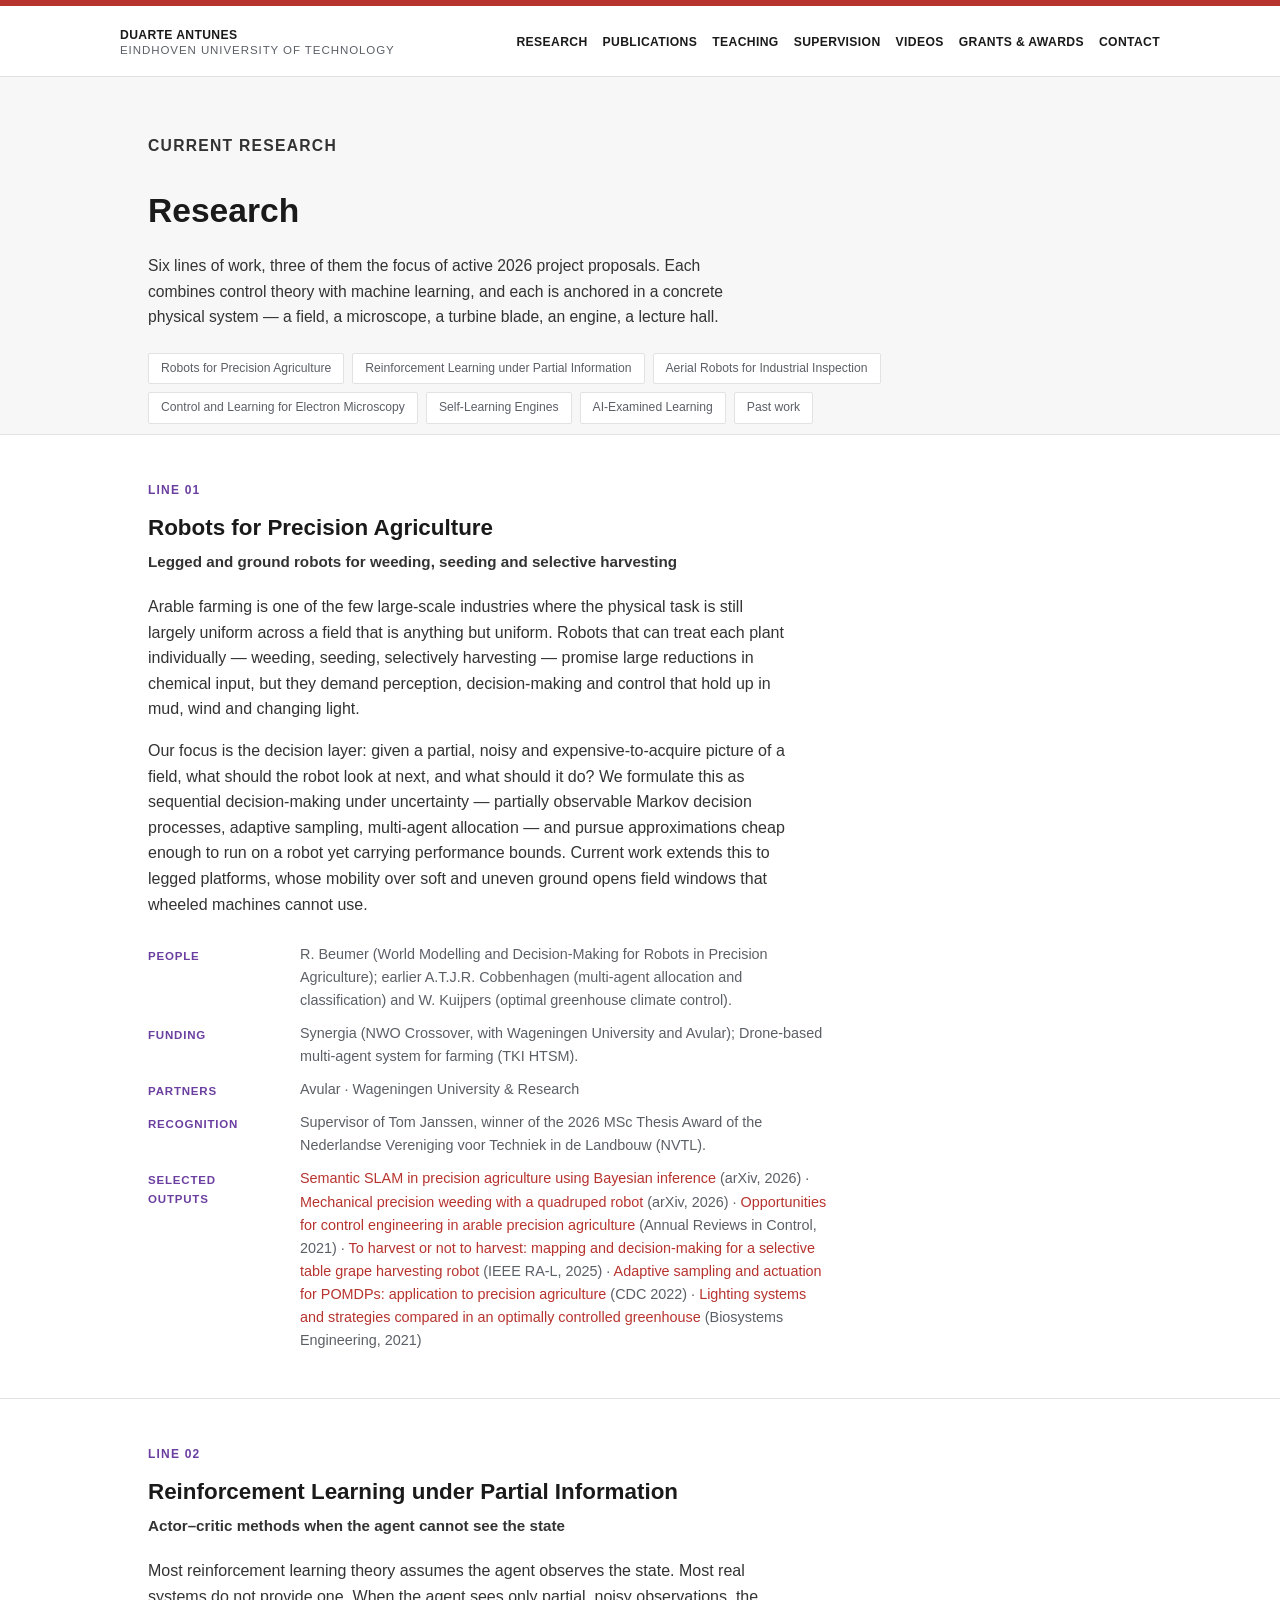
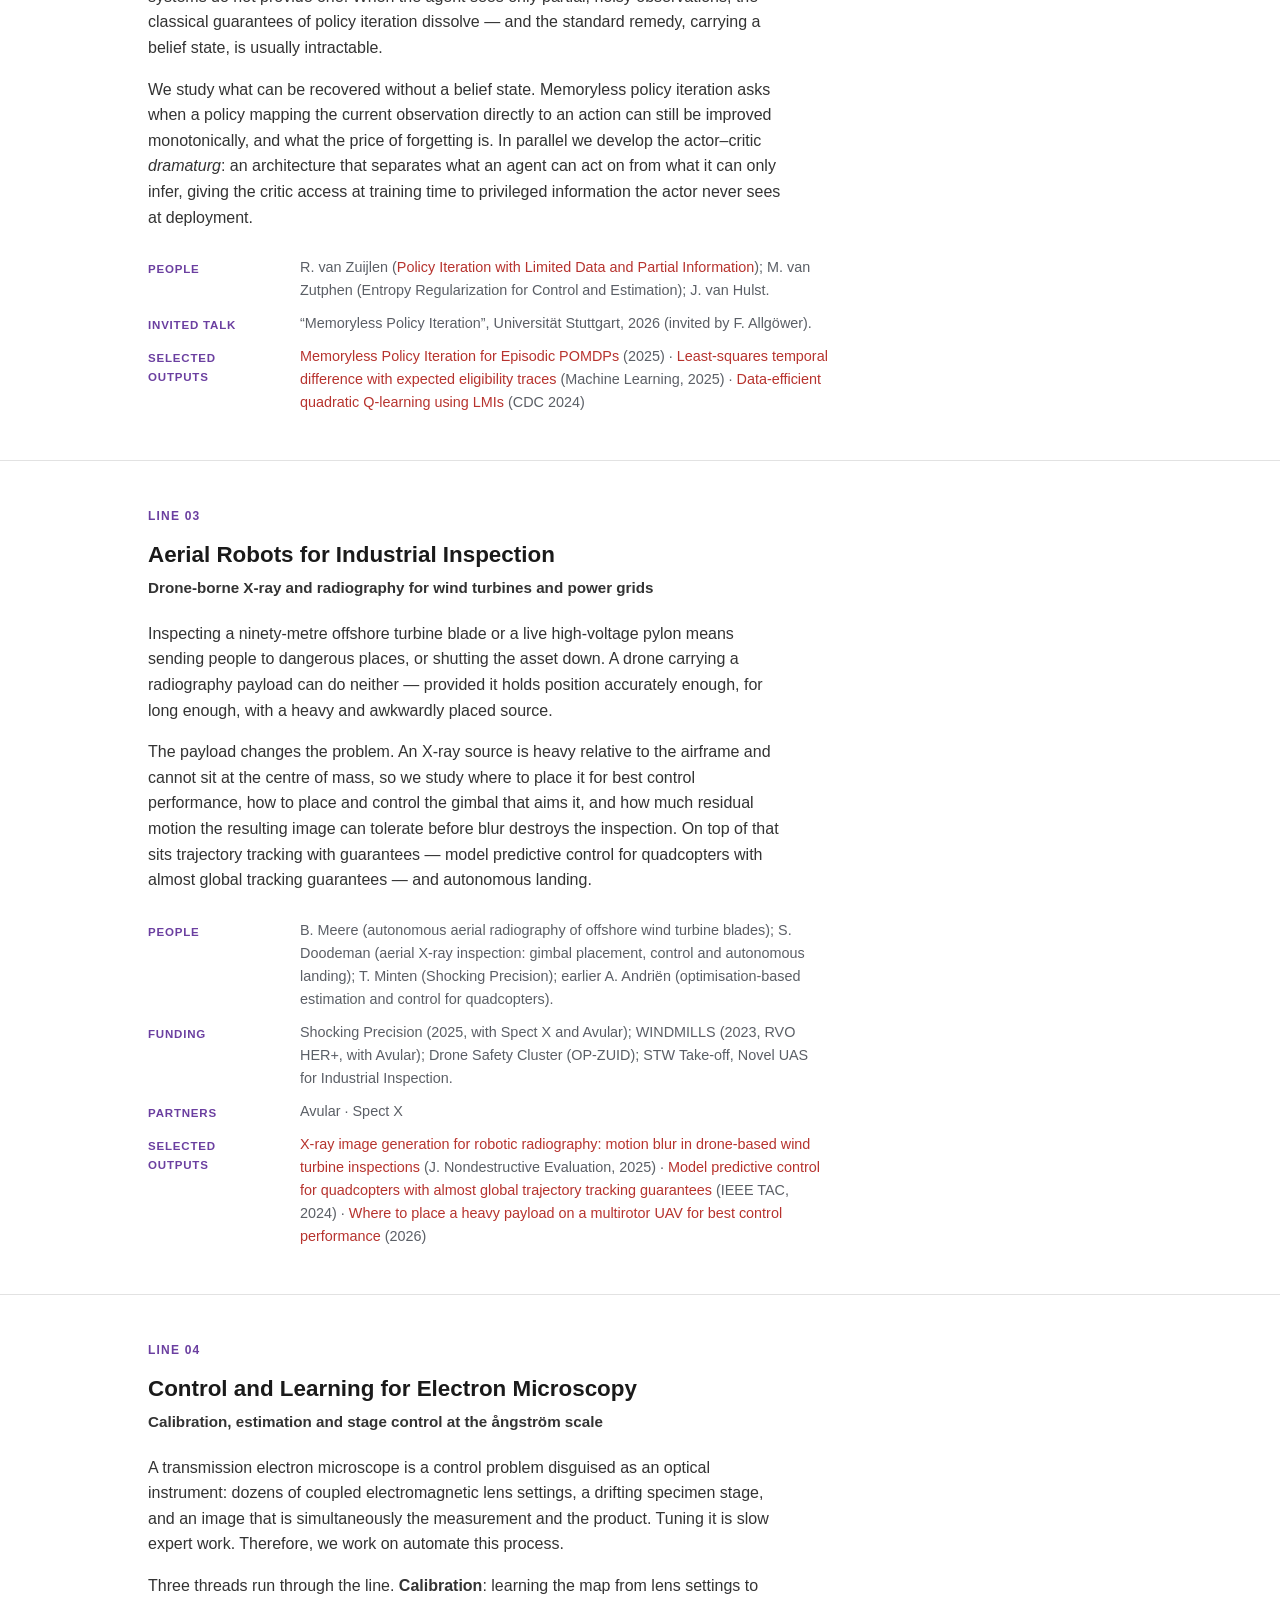
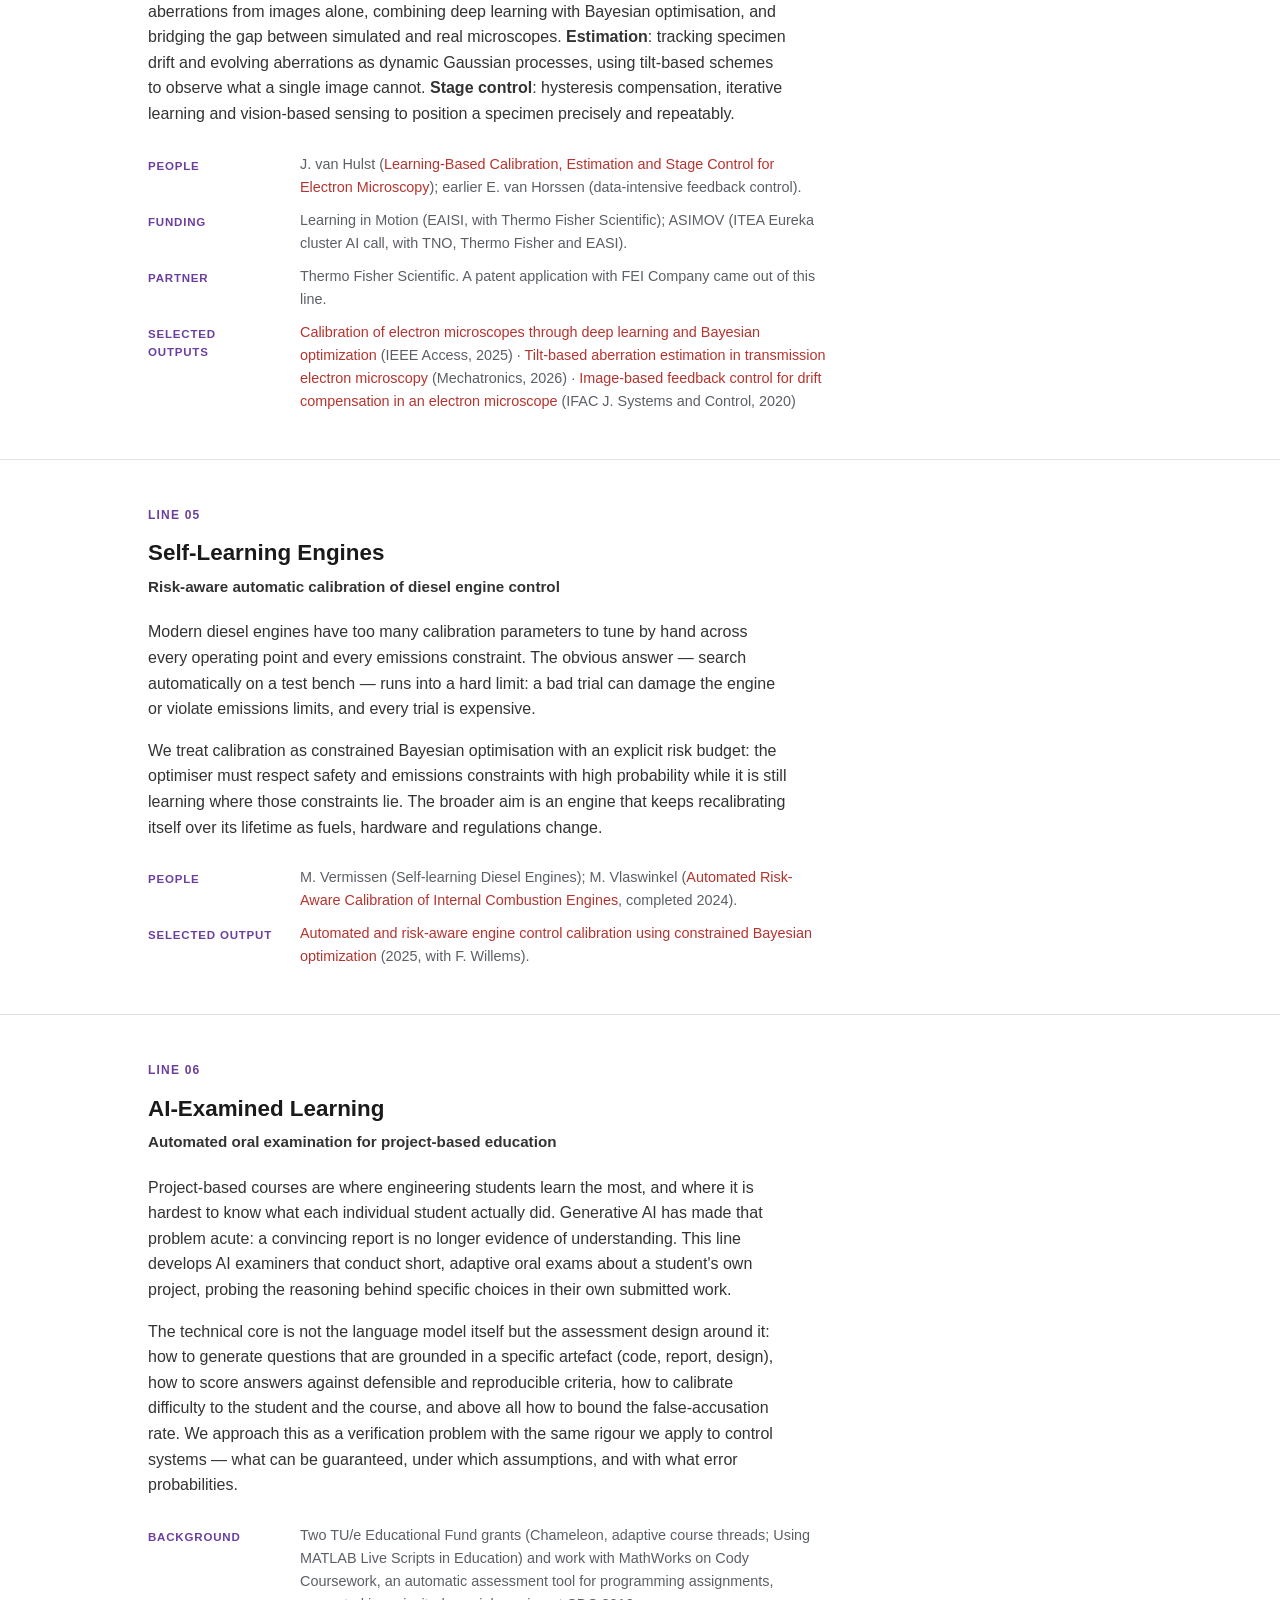
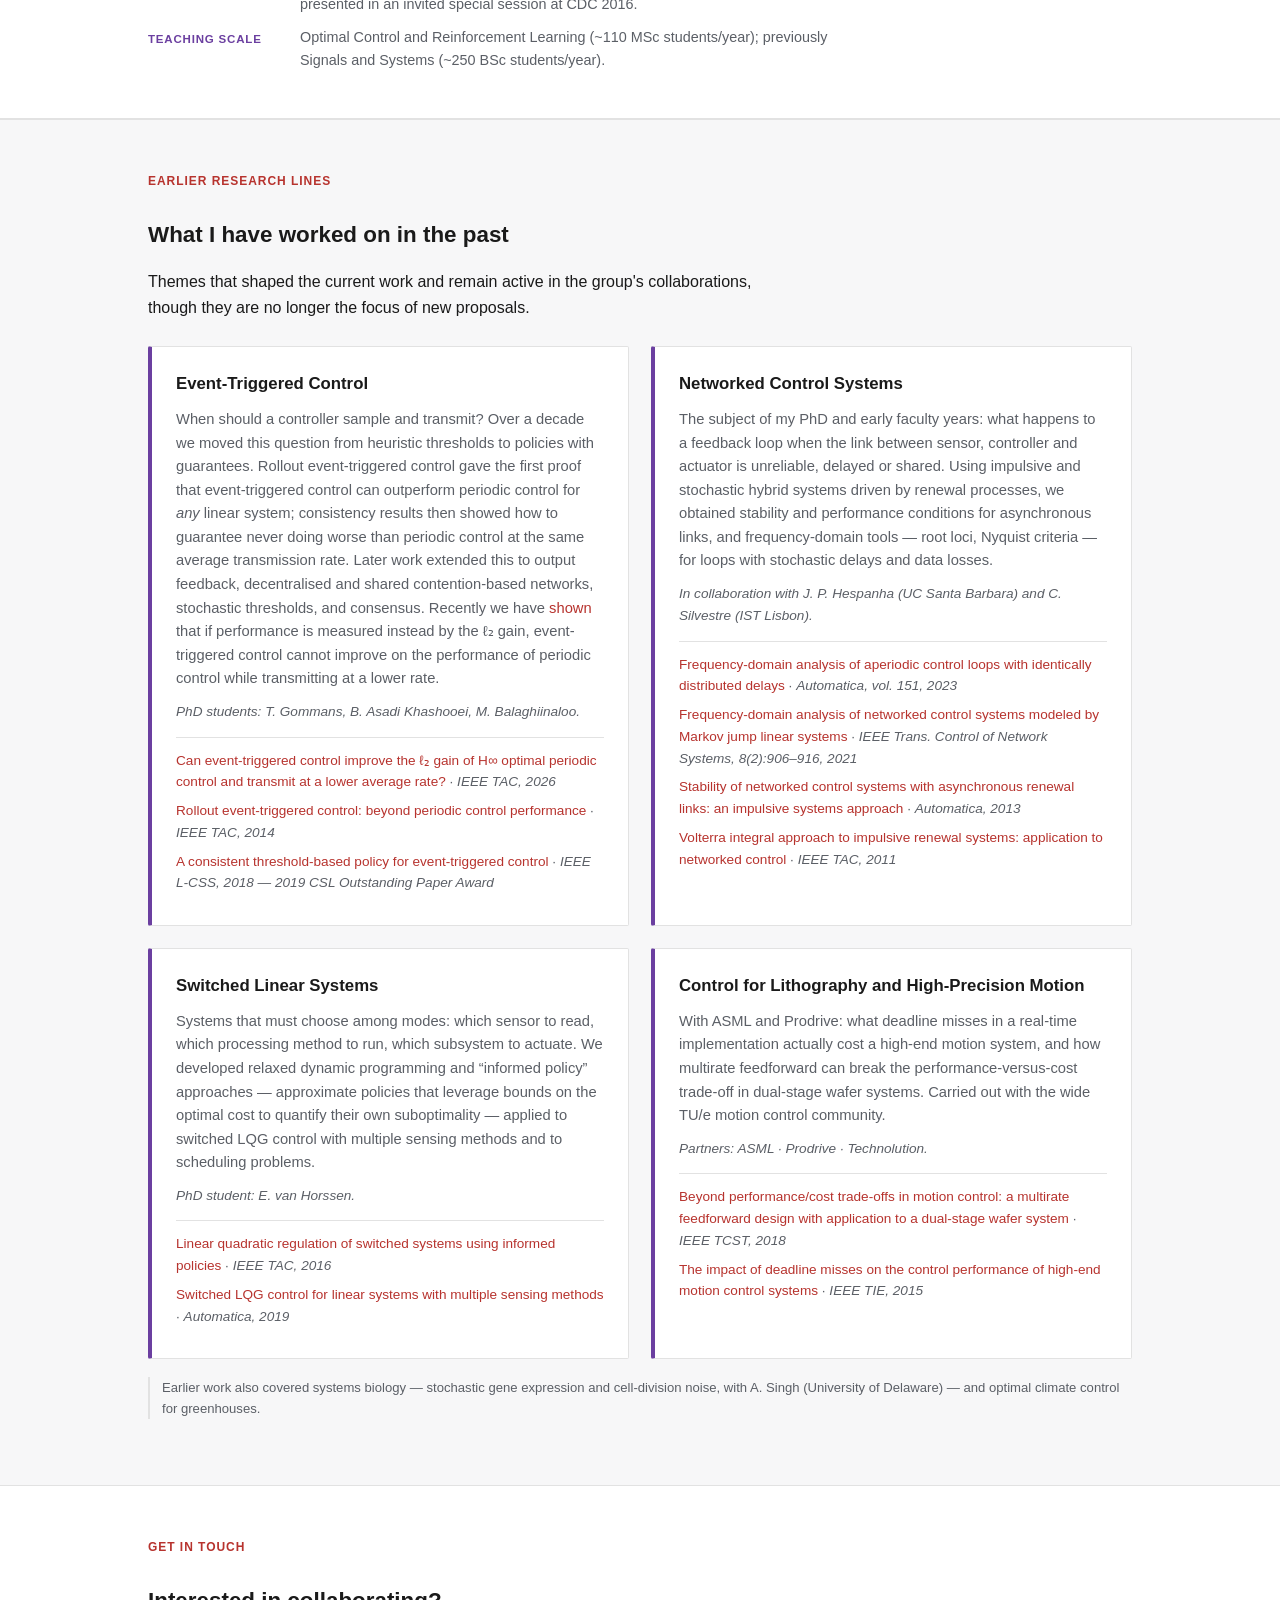
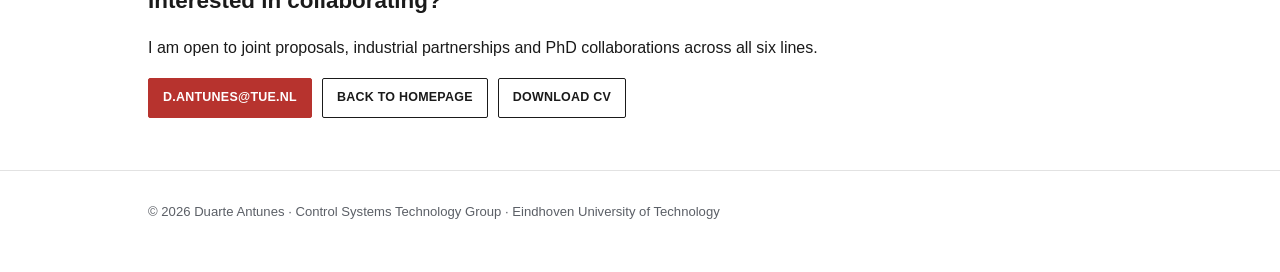
<file: research.html>
<!DOCTYPE html>
<html lang="en">
<head>
<meta charset="UTF-8">
<meta name="viewport" content="width=device-width, initial-scale=1.0">
<title>Research — Duarte Antunes, TU/e</title>
<meta name="description" content="Research lines of Duarte Antunes, Associate Professor at TU Eindhoven: AI-examined learning, robots for precision agriculture, reinforcement learning under partial information, electron microscopy, aerial industrial inspection, and self-learning engines.">
<link rel="icon" href="assets/photo.png">
<link rel="stylesheet" href="style.css">
</head>
<body>
<div class="bar"></div>
<header class="top">
  <nav class="nav wrap">
    <div class="brand"><b><a href="index.html" style="color:inherit;">Duarte Antunes</a></b><span>Eindhoven University of Technology</span></div>
    <ul>
      <li><a href="research.html">Research</a></li>
      <li><a href="index.html#publications">Publications</a></li>
      <li><a href="index.html#teaching">Teaching</a></li>
      <li><a href="index.html#students">Supervision</a></li>
      <li><a href="index.html#videos">Videos</a></li>
      <li><a href="index.html#grants">Grants &amp; Awards</a></li>
      <li><a href="index.html#contact">Contact</a></li>
    </ul>
  </nav>
</header>

<section class="page-hero">
  <div class="wrap">
    <p class="kicker">Current research</p>
    <h1>Research</h1>
    <p>Six lines of work, three of them the focus of active 2026 project proposals. Each combines control theory with machine learning, and each is anchored in a concrete physical system — a field, a microscope, a turbine blade, an engine, a lecture hall.</p>
    <div class="jump"><a href="#precision-agriculture">Robots for Precision Agriculture</a> <a href="#rl-partial-information">Reinforcement Learning under Partial Information</a> <a href="#aerial-inspection">Aerial Robots for Industrial Inspection</a> <a href="#electron-microscopy">Control and Learning for Electron Microscopy</a> <a href="#self-learning-engines">Self-Learning Engines</a> <a href="#ai-exams">AI-Examined Learning</a> <a href="#past">Past work</a></div>
  </div>
</section>

  <article class="rline" id="precision-agriculture">
    <div class="wrap">
      <div class="rnum">LINE 01</div>
      <h2>Robots for Precision Agriculture</h2>
      <p class="rtag">Legged and ground robots for weeding, seeding and selective harvesting</p>
      <p>Arable farming is one of the few large-scale industries where the physical task is still largely uniform across a field that is anything but uniform. Robots that can treat each plant individually — weeding, seeding, selectively harvesting — promise large reductions in chemical input, but they demand perception, decision-making and control that hold up in mud, wind and changing light.</p>
      <p>Our focus is the decision layer: given a partial, noisy and expensive-to-acquire picture of a field, what should the robot look at next, and what should it do? We formulate this as sequential decision-making under uncertainty — partially observable Markov decision processes, adaptive sampling, multi-agent allocation — and pursue approximations cheap enough to run on a robot yet carrying performance bounds. Current work extends this to legged platforms, whose mobility over soft and uneven ground opens field windows that wheeled machines cannot use.</p>
      <dl class="rmeta">
        <dt>People</dt><dd>R. Beumer (World Modelling and Decision-Making for Robots in Precision Agriculture); earlier A.T.J.R. Cobbenhagen (multi-agent allocation and classification) and W. Kuijpers (optimal greenhouse climate control).</dd>
        <dt>Funding</dt><dd>Synergia (NWO Crossover, with Wageningen University and Avular); Drone-based multi-agent system for farming (TKI HTSM).</dd>
        <dt>Partners</dt><dd>Avular · Wageningen University &amp; Research</dd>
        <dt>Recognition</dt><dd>Supervisor of Tom Janssen, winner of the 2026 MSc Thesis Award of the Nederlandse Vereniging voor Techniek in de Landbouw (NVTL).</dd>
        <dt>Selected outputs</dt><dd><a href="https://arxiv.org/abs/2609.20604" target="_blank" rel="noopener">Semantic SLAM in precision agriculture using Bayesian inference</a> (arXiv, 2026) · <a href="https://arxiv.org/abs/2609.20048" target="_blank" rel="noopener">Mechanical precision weeding with a quadruped robot</a> (arXiv, 2026) · <a href="https://doi.org/10.1016/j.arcontrol.2021.01.001" target="_blank" rel="noopener">Opportunities for control engineering in arable precision agriculture</a> (Annual Reviews in Control, 2021) · <a href="https://doi.org/10.1109/LRA.2025.3600147" target="_blank" rel="noopener">To harvest or not to harvest: mapping and decision-making for a selective table grape harvesting robot</a> (IEEE RA-L, 2025) · <a href="https://doi.org/10.1109/CDC51059.2022.9992329" target="_blank" rel="noopener">Adaptive sampling and actuation for POMDPs: application to precision agriculture</a> (CDC 2022) · <a href="https://doi.org/10.1016/j.biosystemseng.2020.12.006" target="_blank" rel="noopener">Lighting systems and strategies compared in an optimally controlled greenhouse</a> (Biosystems Engineering, 2021)</dd>
      </dl>
    </div>
  </article>

  <article class="rline" id="rl-partial-information">
    <div class="wrap">
      <div class="rnum">LINE 02</div>
      <h2>Reinforcement Learning under Partial Information</h2>
      <p class="rtag">Actor–critic methods when the agent cannot see the state</p>
      <p>Most reinforcement learning theory assumes the agent observes the state. Most real systems do not provide one. When the agent sees only partial, noisy observations, the classical guarantees of policy iteration dissolve — and the standard remedy, carrying a belief state, is usually intractable.</p>
      <p>We study what can be recovered without a belief state. Memoryless policy iteration asks when a policy mapping the current observation directly to an action can still be improved monotonically, and what the price of forgetting is. In parallel we develop the actor–critic <em>dramaturg</em>: an architecture that separates what an agent can act on from what it can only infer, giving the critic access at training time to privileged information the actor never sees at deployment.</p>
      <dl class="rmeta">
        <dt>People</dt><dd>R. van Zuijlen (<a href='theses/vanZuijlen-thesis.pdf' target='_blank' rel='noopener'>Policy Iteration with Limited Data and Partial Information</a>); M. van Zutphen (Entropy Regularization for Control and Estimation); J. van Hulst.</dd>
        <dt>Invited talk</dt><dd>“Memoryless Policy Iteration”, Universität Stuttgart, 2026 (invited by F. Allgöwer).</dd>
        <dt>Selected outputs</dt><dd><a href="https://arxiv.org/abs/2512.11082" target="_blank" rel="noopener">Memoryless Policy Iteration for Episodic POMDPs</a> (2025) · <a href="https://doi.org/10.1007/s10994-025-06912-z" target="_blank" rel="noopener">Least-squares temporal difference with expected eligibility traces</a> (Machine Learning, 2025) · <a href="https://doi.org/10.1109/CDC56724.2024.10886653" target="_blank" rel="noopener">Data-efficient quadratic Q-learning using LMIs</a> (CDC 2024)</dd>
      </dl>
    </div>
  </article>

  <article class="rline" id="aerial-inspection">
    <div class="wrap">
      <div class="rnum">LINE 03</div>
      <h2>Aerial Robots for Industrial Inspection</h2>
      <p class="rtag">Drone-borne X-ray and radiography for wind turbines and power grids</p>
      <p>Inspecting a ninety-metre offshore turbine blade or a live high-voltage pylon means sending people to dangerous places, or shutting the asset down. A drone carrying a radiography payload can do neither — provided it holds position accurately enough, for long enough, with a heavy and awkwardly placed source.</p>
      <p>The payload changes the problem. An X-ray source is heavy relative to the airframe and cannot sit at the centre of mass, so we study where to place it for best control performance, how to place and control the gimbal that aims it, and how much residual motion the resulting image can tolerate before blur destroys the inspection. On top of that sits trajectory tracking with guarantees — model predictive control for quadcopters with almost global tracking guarantees — and autonomous landing.</p>
      <dl class="rmeta">
        <dt>People</dt><dd>B. Meere (autonomous aerial radiography of offshore wind turbine blades); S. Doodeman (aerial X-ray inspection: gimbal placement, control and autonomous landing); T. Minten (Shocking Precision); earlier A. Andriën (optimisation-based estimation and control for quadcopters).</dd>
        <dt>Funding</dt><dd>Shocking Precision (2025, with Spect X and Avular); WINDMILLS (2023, RVO HER+, with Avular); Drone Safety Cluster (OP-ZUID); STW Take-off, Novel UAS for Industrial Inspection.</dd>
        <dt>Partners</dt><dd>Avular · Spect X</dd>
        <dt>Selected outputs</dt><dd><a href="https://doi.org/10.1007/s10921-025-01279-6" target="_blank" rel="noopener">X-ray image generation for robotic radiography: motion blur in drone-based wind turbine inspections</a> (J. Nondestructive Evaluation, 2025) · <a href="https://doi.org/10.1109/TAC.2023.3349098" target="_blank" rel="noopener">Model predictive control for quadcopters with almost global trajectory tracking guarantees</a> (IEEE TAC, 2024) · <a href="https://arxiv.org/abs/2601.13958" target="_blank" rel="noopener">Where to place a heavy payload on a multirotor UAV for best control performance</a> (2026)</dd>
      </dl>
    </div>
  </article>

  <article class="rline" id="electron-microscopy">
    <div class="wrap">
      <div class="rnum">LINE 04</div>
      <h2>Control and Learning for Electron Microscopy</h2>
      <p class="rtag">Calibration, estimation and stage control at the ångström scale</p>
      <p>A transmission electron microscope is a control problem disguised as an optical instrument: dozens of coupled electromagnetic lens settings, a drifting specimen stage, and an image that is simultaneously the measurement and the product. Tuning it is slow expert work. Therefore, we work on automate this process.</p>
      <p>Three threads run through the line. <b>Calibration</b>: learning the map from lens settings to aberrations from images alone, combining deep learning with Bayesian optimisation, and bridging the gap between simulated and real microscopes. <b>Estimation</b>: tracking specimen drift and evolving aberrations as dynamic Gaussian processes, using tilt-based schemes to observe what a single image cannot. <b>Stage control</b>: hysteresis compensation, iterative learning and vision-based sensing to position a specimen precisely and repeatably.</p>
      <dl class="rmeta">
        <dt>People</dt><dd>J. van Hulst (<a href='theses/vanHulst-thesis.pdf' target='_blank' rel='noopener'>Learning-Based Calibration, Estimation and Stage Control for Electron Microscopy</a>); earlier E. van Horssen (data-intensive feedback control).</dd>
        <dt>Funding</dt><dd>Learning in Motion (EAISI, with Thermo Fisher Scientific); ASIMOV (ITEA Eureka cluster AI call, with TNO, Thermo Fisher and EASI).</dd>
        <dt>Partner</dt><dd>Thermo Fisher Scientific. A patent application with FEI Company came out of this line.</dd>
        <dt>Selected outputs</dt><dd><a href="https://doi.org/10.1109/ACCESS.2025.3595430" target="_blank" rel="noopener">Calibration of electron microscopes through deep learning and Bayesian optimization</a> (IEEE Access, 2025) · <a href="https://doi.org/10.1016/j.mechatronics.2026.103529" target="_blank" rel="noopener">Tilt-based aberration estimation in transmission electron microscopy</a> (Mechatronics, 2026) · <a href="https://doi.org/10.1016/j.ifacsc.2020.100074" target="_blank" rel="noopener">Image-based feedback control for drift compensation in an electron microscope</a> (IFAC J. Systems and Control, 2020)</dd>
      </dl>
    </div>
  </article>

  <article class="rline" id="self-learning-engines">
    <div class="wrap">
      <div class="rnum">LINE 05</div>
      <h2>Self-Learning Engines</h2>
      <p class="rtag">Risk-aware automatic calibration of diesel engine control</p>
      <p>Modern diesel engines have too many calibration parameters to tune by hand across every operating point and every emissions constraint. The obvious answer — search automatically on a test bench — runs into a hard limit: a bad trial can damage the engine or violate emissions limits, and every trial is expensive.</p>
      <p>We treat calibration as constrained Bayesian optimisation with an explicit risk budget: the optimiser must respect safety and emissions constraints with high probability while it is still learning where those constraints lie. The broader aim is an engine that keeps recalibrating itself over its lifetime as fuels, hardware and regulations change.</p>
      <dl class="rmeta">
        <dt>People</dt><dd>M. Vermissen (Self-learning Diesel Engines); M. Vlaswinkel (<a href='theses/Vlaswinkel-thesis.pdf' target='_blank' rel='noopener'>Automated Risk-Aware Calibration of Internal Combustion Engines</a>, completed 2024).</dd>
        <dt>Selected output</dt><dd><a href="https://arxiv.org/abs/2503.20493" target="_blank" rel="noopener">Automated and risk-aware engine control calibration using constrained Bayesian optimization</a> (2025, with F. Willems).</dd>
      </dl>
    </div>
  </article>

  <article class="rline" id="ai-exams">
    <div class="wrap">
      <div class="rnum">LINE 06</div>
      <h2>AI-Examined Learning</h2>
      <p class="rtag">Automated oral examination for project-based education</p>
      <p>Project-based courses are where engineering students learn the most, and where it is hardest to know what each individual student actually did. Generative AI has made that problem acute: a convincing report is no longer evidence of understanding. This line develops AI examiners that conduct short, adaptive oral exams about a student's own project, probing the reasoning behind specific choices in their own submitted work.</p>
      <p>The technical core is not the language model itself but the assessment design around it: how to generate questions that are grounded in a specific artefact (code, report, design), how to score answers against defensible and reproducible criteria, how to calibrate difficulty to the student and the course, and above all how to bound the false-accusation rate. We approach this as a verification problem with the same rigour we apply to control systems — what can be guaranteed, under which assumptions, and with what error probabilities.</p>
      <dl class="rmeta">
        <dt>Background</dt><dd>Two TU/e Educational Fund grants (Chameleon, adaptive course threads; Using MATLAB Live Scripts in Education) and work with MathWorks on Cody Coursework, an automatic assessment tool for programming assignments, presented in an invited special session at CDC 2016.</dd>
        <dt>Teaching scale</dt><dd>Optimal Control and Reinforcement Learning (~110 MSc students/year); previously Signals and Systems (~250 BSc students/year).</dd>
      </dl>
    </div>
  </article>

<section class="past-band" id="past">
  <div class="wrap">
    <p class="kicker">Earlier research lines</p>
    <h2>What I have worked on in the past</h2>
    <p style="max-width:70ch;">Themes that shaped the current work and remain active in the group's collaborations, though they are no longer the focus of new proposals.</p>
    <div class="past-grid">
      <div class="past-item">
        <h3>Event-Triggered Control</h3>
        <p>When should a controller sample and transmit? Over a decade we moved this question from heuristic thresholds to policies with guarantees. Rollout event-triggered control gave the first proof that event-triggered control can outperform periodic control for <em>any</em> linear system; consistency results then showed how to guarantee never doing worse than periodic control at the same average transmission rate. Later work extended this to output feedback, decentralised and shared contention-based networks, stochastic thresholds, and consensus. Recently we have <a href="https://ieeexplore.ieee.org/document/11643595/" target="_blank" rel="noopener">shown</a> that if performance is measured instead by the ℓ₂ gain, event-triggered control cannot improve on the performance of periodic control while transmitting at a lower rate.</p>
        <p class="past-people">PhD students: T. Gommans, B. Asadi Khashooei, M. Balaghiinaloo.</p>
        <ul class="past-key"><li><a href="https://ieeexplore.ieee.org/document/11643595/" target="_blank" rel="noopener">Can event-triggered control improve the ℓ₂ gain of H∞ optimal periodic control and transmit at a lower average rate?</a> · <span class="pvenue">IEEE TAC, 2026</span></li><li><a href="https://doi.org/10.1109/TAC.2014.2351932" target="_blank" rel="noopener">Rollout event-triggered control: beyond periodic control performance</a> · <span class="pvenue">IEEE TAC, 2014</span></li><li><a href="https://doi.org/10.1109/LCSYS.2018.2840970" target="_blank" rel="noopener">A consistent threshold-based policy for event-triggered control</a> · <span class="pvenue">IEEE L-CSS, 2018 — 2019 CSL Outstanding Paper Award</span></li></ul>
      </div>
      <div class="past-item">
        <h3>Networked Control Systems</h3>
        <p>The subject of my PhD and early faculty years: what happens to a feedback loop when the link between sensor, controller and actuator is unreliable, delayed or shared. Using impulsive and stochastic hybrid systems driven by renewal processes, we obtained stability and performance conditions for asynchronous links, and frequency-domain tools — root loci, Nyquist criteria — for loops with stochastic delays and data losses.</p>
        <p class="past-people">In collaboration with J. P. Hespanha (UC Santa Barbara) and C. Silvestre (IST Lisbon).</p>
        <ul class="past-key"><li><a href="https://doi.org/10.1016/j.automatica.2022.110626" target="_blank" rel="noopener">Frequency-domain analysis of aperiodic control loops with identically distributed delays</a> · <span class="pvenue">Automatica, vol. 151, 2023</span></li><li><a href="https://ieeexplore.ieee.org/document/9318025/" target="_blank" rel="noopener">Frequency-domain analysis of networked control systems modeled by Markov jump linear systems</a> · <span class="pvenue">IEEE Trans. Control of Network Systems, 8(2):906–916, 2021</span></li><li><a href="https://doi.org/10.1016/j.automatica.2012.11.033" target="_blank" rel="noopener">Stability of networked control systems with asynchronous renewal links: an impulsive systems approach</a> · <span class="pvenue">Automatica, 2013</span></li><li><a href="https://doi.org/10.1109/TAC.2011.2166300" target="_blank" rel="noopener">Volterra integral approach to impulsive renewal systems: application to networked control</a> · <span class="pvenue">IEEE TAC, 2011</span></li></ul>
      </div>
      <div class="past-item">
        <h3>Switched Linear Systems</h3>
        <p>Systems that must choose among modes: which sensor to read, which processing method to run, which subsystem to actuate. We developed relaxed dynamic programming and “informed policy” approaches — approximate policies that leverage bounds on the optimal cost to quantify their own suboptimality — applied to switched LQG control with multiple sensing methods and to scheduling problems.</p>
        <p class="past-people">PhD student: E. van Horssen.</p>
        <ul class="past-key"><li><a href="https://doi.org/10.1109/TAC.2016.2616388" target="_blank" rel="noopener">Linear quadratic regulation of switched systems using informed policies</a> · <span class="pvenue">IEEE TAC, 2016</span></li><li><a href="https://doi.org/10.1016/j.automatica.2019.01.036" target="_blank" rel="noopener">Switched LQG control for linear systems with multiple sensing methods</a> · <span class="pvenue">Automatica, 2019</span></li></ul>
      </div>
      <div class="past-item">
        <h3>Control for Lithography and High-Precision Motion</h3>
        <p>With ASML and Prodrive: what deadline misses in a real-time implementation actually cost a high-end motion system, and how multirate feedforward can break the performance-versus-cost trade-off in dual-stage wafer systems. Carried out with the wide TU/e motion control community.</p>
        <p class="past-people">Partners: ASML · Prodrive · Technolution.</p>
        <ul class="past-key"><li><a href="https://doi.org/10.1109/TCST.2018.2882341" target="_blank" rel="noopener">Beyond performance/cost trade-offs in motion control: a multirate feedforward design with application to a dual-stage wafer system</a> · <span class="pvenue">IEEE TCST, 2018</span></li><li><a href="https://doi.org/10.1109/TIE.2015.2504339" target="_blank" rel="noopener">The impact of deadline misses on the control performance of high-end motion control systems</a> · <span class="pvenue">IEEE TIE, 2015</span></li></ul>
      </div>
    </div>
    <p class="note">Earlier work also covered systems biology — stochastic gene expression and cell-division noise, with A. Singh (University of Delaware) — and optimal climate control for greenhouses.</p>
  </div>
</section>

<section id="contact-strip">
  <div class="wrap">
    <p class="kicker">Get in touch</p>
    <h2>Interested in collaborating?</h2>
    <p>I am open to joint proposals, industrial partnerships and PhD collaborations across all six lines.</p>
    <div class="links">
      <a class="btn primary" href="mailto:d.antunes@tue.nl">d.antunes@tue.nl</a>
      <a class="btn" href="index.html">Back to homepage</a>
      <a class="btn" href="assets/Duarte_Antunes_CV.pdf">Download CV</a>
    </div>
  </div>
</section>

<footer>
  <div class="wrap">
    &copy; <span id="year"></span> Duarte Antunes · Control Systems Technology Group · Eindhoven University of Technology
  </div>
</footer>

<script>document.getElementById('year').textContent = new Date().getFullYear();</script>
</body>
</html>
</file>
<file: style.css>
:root{
  --red:#B7332E;
  --red-dark:#8E2723;
  --ink:#1a1a1a;
  --grey:#5b5f66;
  --line:#e2e2e2;
  --bg:#ffffff;
  --bg-alt:#f7f7f8;
  --accent-2:#6b3fa0;
  --maxw:1040px;
}
*{box-sizing:border-box;}
html{scroll-behavior:smooth;}
body{
  margin:0;
  font-family:"Helvetica Neue",Arial,sans-serif;
  background:var(--bg);
  color:var(--ink);
  line-height:1.6;
}
a{color:var(--red);text-decoration:none;}
a:hover{text-decoration:underline;}
.wrap{max-width:var(--maxw);margin:0 auto;padding:0 28px;}

.bar{background:var(--red);height:6px;width:100%;}
header.top{position:sticky;top:0;background:#fff;border-bottom:1px solid var(--line);z-index:10;}
.nav{display:flex;align-items:center;justify-content:space-between;padding:18px 0;}
.nav .brand{display:flex;flex-direction:column;line-height:1.2;white-space:nowrap;margin-right:20px;}
.nav .brand b{font-size:1.05rem;letter-spacing:.01em;}
.nav .brand span{font-size:.72rem;color:var(--grey);text-transform:uppercase;letter-spacing:.08em;}
.nav ul{list-style:none;display:flex;gap:15px;margin:0;padding:0;flex-wrap:wrap;}
.nav a{color:var(--ink);font-size:.76rem;font-weight:600;text-transform:uppercase;letter-spacing:.03em;white-space:nowrap;}
.nav a:hover{color:var(--red);text-decoration:none;}

.hero{padding:56px 0;background:var(--bg-alt);border-bottom:1px solid var(--line);}
.hero-grid{display:grid;grid-template-columns:220px 1fr;gap:44px;align-items:center;}
.hero img{width:100%;border-radius:4px;object-fit:cover;aspect-ratio:1/1;object-position:top center;border:1px solid var(--line);}
.hero h1{font-size:2.1rem;margin:0 0 4px;}
.hero .role{color:var(--red);font-weight:700;margin:0 0 4px;font-size:1rem;}
.hero .dept{color:var(--grey);font-size:.92rem;margin:0 0 16px;}
.hero p{color:#333;max-width:64ch;}
.links{display:flex;gap:10px;flex-wrap:wrap;margin-top:18px;}
.btn{display:inline-block;padding:9px 14px;border:1px solid var(--ink);border-radius:2px;font-size:.78rem;font-weight:700;text-transform:uppercase;letter-spacing:.02em;color:var(--ink);white-space:nowrap;}
.btn:hover{background:var(--ink);color:#fff;text-decoration:none;}
.btn.primary{background:var(--red);border-color:var(--red);color:#fff;}
.btn.primary:hover{background:var(--red-dark);border-color:var(--red-dark);color:#fff;}

section{padding:52px 0;border-bottom:1px solid var(--line);}
section h2{font-size:1.4rem;margin:0 0 6px;}
section .kicker{color:var(--red);text-transform:uppercase;letter-spacing:.08em;font-size:.75rem;font-weight:700;margin:0 0 26px;}

.lines{display:grid;grid-template-columns:repeat(auto-fit,minmax(260px,1fr));gap:20px;}
.line-card{background:var(--bg-alt);border:1px solid var(--line);border-left:4px solid var(--red);border-radius:2px;padding:22px;}
.line-card .num{color:var(--red);font-weight:700;font-size:.75rem;letter-spacing:.08em;}
.line-card h3{margin:8px 0 10px;font-size:1.08rem;}
.line-card p{color:var(--grey);font-size:.93rem;margin:0;}
.line-card .tags{margin-top:14px;display:flex;flex-wrap:wrap;gap:6px;}
.tag{font-size:.7rem;color:var(--red);background:#fdecee;border:1px solid #f3c9d0;padding:3px 9px;border-radius:2px;}

.pub{border-bottom:1px solid var(--line);padding:15px 0;}
.pub:last-child{border-bottom:none;}
.pub .year{color:var(--red);font-weight:700;font-size:.8rem;}
.pub h4{margin:4px 0 4px;font-size:1rem;font-weight:700;}
.pub .meta{color:var(--grey);font-size:.87rem;}
.pub .venue{font-style:italic;}
.pub .award{display:inline-block;margin-top:6px;font-size:.72rem;color:#8a6d00;border:1px solid #e6d38b;background:#fff7dd;padding:2px 8px;border-radius:2px;}

.grid2{display:grid;grid-template-columns:1fr 1fr;gap:36px;}
@media (max-width:720px){.grid2{grid-template-columns:1fr;} .hero-grid{grid-template-columns:1fr;} .hero img{max-width:170px;}}

.timeline-item{display:grid;grid-template-columns:120px 1fr;gap:16px;padding:9px 0;}
.timeline-item .when{color:var(--red);font-size:.82rem;font-weight:700;}
.timeline-item .what{color:#333;font-size:.92rem;}

ul.plain{margin:0;padding-left:1.1em;color:#333;font-size:.92rem;}
ul.plain li{margin-bottom:6px;}

.stats{display:flex;gap:36px;flex-wrap:wrap;margin-top:14px;}
.stat b{display:block;font-size:1.5rem;color:var(--ink);}
.stat span{color:var(--grey);font-size:.78rem;text-transform:uppercase;letter-spacing:.05em;}

footer{padding:30px 0 50px;color:var(--grey);font-size:.82rem;}
footer a{color:var(--grey);}
.note{font-size:.82rem;color:var(--grey);border-left:2px solid var(--line);padding-left:12px;margin-top:18px;}

.video-grid{display:grid;grid-template-columns:repeat(auto-fit,minmax(280px,1fr));gap:22px;}
.video-card{background:var(--bg-alt);border:1px solid var(--line);border-radius:2px;padding:14px;}
.video-card video{width:100%;aspect-ratio:16/9;object-fit:contain;border-radius:2px;display:block;background:#000;cursor:pointer;}
.video-caption{margin:10px 2px 2px;font-size:.88rem;color:var(--grey);}

/* ---- research page ---- */
.page-hero{padding:56px 0 10px;background:var(--bg-alt);border-bottom:1px solid var(--line);}
.page-hero h1{font-size:2.1rem;margin:0 0 12px;}
.page-hero p{color:#333;max-width:70ch;font-size:.98rem;}
.jump{margin-top:24px;display:flex;flex-wrap:wrap;gap:8px;}
.jump a{font-size:.76rem;color:var(--grey);border:1px solid var(--line);background:#fff;border-radius:2px;padding:5px 12px;}
.jump a:hover{border-color:var(--red);color:var(--red);text-decoration:none;}

.rline{border-bottom:1px solid var(--line);padding:46px 0;}
.rnum{color:var(--accent-2);font-weight:700;font-size:.75rem;letter-spacing:.1em;}
.rline h2{font-size:1.4rem;margin:10px 0 4px;}
.rtag{color:var(--red);font-size:.95rem;font-weight:700;margin:0 0 20px;}
.rline p{color:#333;max-width:72ch;}
.rmeta{margin:26px 0 0;display:grid;grid-template-columns:132px 1fr;gap:10px 20px;font-size:.9rem;align-items:start;}
.rmeta dt{color:var(--accent-2);font-size:.72rem;font-weight:700;text-transform:uppercase;letter-spacing:.07em;padding-top:4px;}
.rmeta dd{margin:0;color:var(--grey);max-width:66ch;}

.past-band{background:var(--bg-alt);border-top:1px solid var(--line);}
.past-grid{display:grid;grid-template-columns:repeat(auto-fit,minmax(320px,1fr));gap:22px;margin-top:26px;}
.past-item{background:#fff;border:1px solid var(--line);border-left:4px solid var(--accent-2);border-radius:2px;padding:24px;}
.past-item h3{margin:0 0 10px;font-size:1.05rem;}
.past-item p{color:var(--grey);font-size:.92rem;margin:0 0 10px;}
.past-people{font-size:.85rem !important;font-style:italic;}
.past-key{list-style:none;margin:14px 0 0;padding:0;border-top:1px solid var(--line);padding-top:12px;}
.past-key li{font-size:.85rem;color:var(--grey);margin-bottom:7px;}
.pvenue{font-style:italic;}

.pub h4 a{color:var(--ink);}
.pub h4 a:hover{color:var(--red);}

@media (max-width:720px){.rmeta{grid-template-columns:1fr;gap:2px 0;} .rmeta dd{margin-bottom:12px;} .past-grid{grid-template-columns:1fr;}}

section[id],article[id]{scroll-margin-top:84px;}

/* ---- research cards behave as links ---- */
.line-card{display:block;color:inherit;text-decoration:none;
  transition:border-left-color .18s ease, background-color .18s ease, box-shadow .18s ease, transform .18s ease;}
.line-card h3{color:var(--ink);transition:color .18s ease;}
.line-card:hover,.line-card:focus-visible{background:#fff;border-left-color:var(--red-dark);
  box-shadow:0 3px 12px rgba(0,0,0,.09);transform:translateY(-2px);text-decoration:none;}
.line-card:hover h3,.line-card:focus-visible h3{color:var(--red);}
.line-card:focus-visible{outline:2px solid var(--red);outline-offset:3px;}
@media (prefers-reduced-motion:reduce){.line-card{transition:none;}.line-card:hover{transform:none;}}

/* ---- hero link row: keep all five on one line on desktop ---- */
@media (min-width:900px){
  .hero .links{flex-wrap:nowrap;}
  .hero .links .btn{flex:0 0 auto;}
}

/* ---- narrow screens: stop the nav from overflowing sideways ---- */
@media (max-width:760px){
  .nav{flex-direction:column;align-items:flex-start;gap:10px;}
  .nav .brand{margin-right:0;}
  .nav ul{gap:10px 14px;}
}

/* ---- video cards ---- */
.video-open{font-size:.78rem;font-weight:700;text-transform:uppercase;letter-spacing:.03em;
  color:var(--red);white-space:nowrap;margin-left:4px;}
.video-open:hover{color:var(--red-dark);}
.video-caption{display:flex;justify-content:space-between;align-items:baseline;gap:10px;}
</file>
